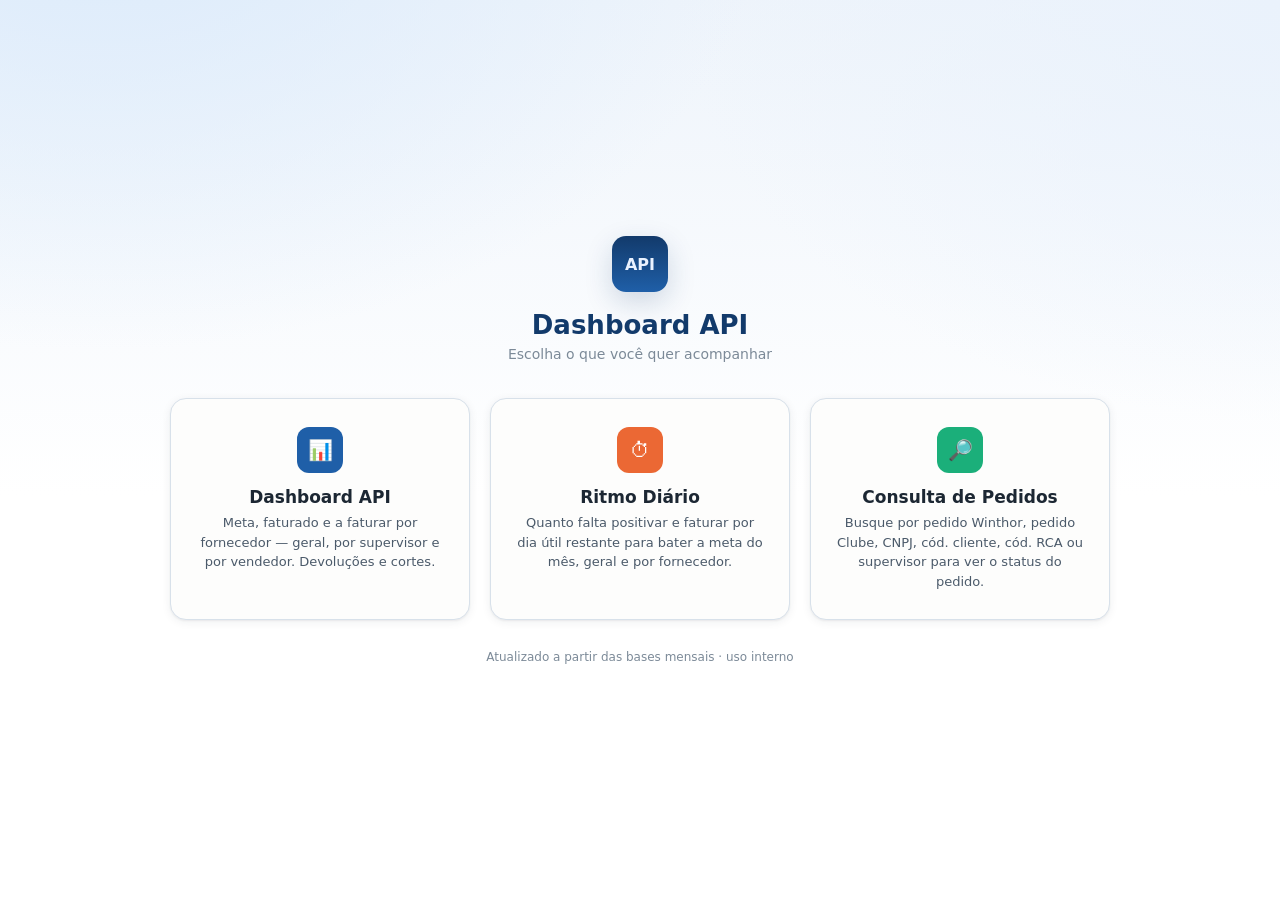
<file: index.html>
<!doctype html>
<html lang="pt-BR">
<head>
<meta charset="UTF-8">
<meta name="viewport" content="width=device-width, initial-scale=1.0">
<title>Dashboard API</title>
<style>
  :root {
    --page-bg-1: #eef4fb; --page-bg-2: #ffffff;
    --paper: #fdfdfc; --ink: #1c2733; --ink-soft: #4b5a6a; --ink-muted: #7c8a98;
    --line: #d8e1ea; --blue: #1f5fa8; --blue-deep: #123a6b;
    --shadow: 0 2px 10px rgba(28,39,51,.07), 0 1px 2px rgba(28,39,51,.06);
    --shadow-lift: 0 10px 28px rgba(18,58,107,.18);
  }
  * { box-sizing: border-box; }
  body {
    margin: 0; min-height: 100vh; font-family: system-ui, -apple-system, "Segoe UI", sans-serif;
    color: var(--ink); display: flex; align-items: center; justify-content: center; padding: 24px;
    background:
      radial-gradient(1200px 800px at 8% -10%, #dcebfb 0%, transparent 55%),
      radial-gradient(1000px 700px at 100% 0%, #eaf2fc 0%, transparent 60%),
      linear-gradient(180deg, var(--page-bg-1) 0%, var(--page-bg-2) 55%);
  }
  .wrap { max-width: 940px; width: 100%; text-align: center; }
  .brand-mark {
    width: 56px; height: 56px; border-radius: 14px; margin: 0 auto 18px;
    background: linear-gradient(180deg, var(--blue-deep), var(--blue)); color: #eaf2ff;
    display: flex; align-items: center; justify-content: center; font-weight: 800; font-size: 16px;
    box-shadow: var(--shadow-lift);
  }
  h1 { font-size: 26px; color: var(--blue-deep); margin: 0 0 6px; }
  .sub { color: var(--ink-muted); font-size: 14px; margin-bottom: 36px; }
  .cards { display: grid; grid-template-columns: 1fr 1fr 1fr; gap: 20px; }
  @media (max-width: 860px) { .cards { grid-template-columns: 1fr 1fr; } }
  @media (max-width: 620px) { .cards { grid-template-columns: 1fr; } }
  .card {
    background: var(--paper); border: 1px solid var(--line); border-radius: 16px;
    padding: 28px 24px; text-decoration: none; color: var(--ink); box-shadow: var(--shadow);
    transition: transform .14s ease, box-shadow .14s ease; display: block;
  }
  .card:hover { transform: translateY(-3px); box-shadow: var(--shadow-lift); }
  .card .icon {
    width: 46px; height: 46px; border-radius: 12px; margin: 0 auto 14px;
    display: flex; align-items: center; justify-content: center; font-size: 20px; color: #fff;
  }
  .card.dash .icon { background: var(--blue); }
  .card.ritmo .icon { background: #eb6834; }
  .card.consulta .icon { background: #1baf7a; }
  .card h2 { font-size: 17px; margin: 0 0 6px; }
  .card p { font-size: 13px; color: var(--ink-soft); margin: 0; line-height: 1.5; }
  .foot { margin-top: 30px; font-size: 12px; color: var(--ink-muted); }
</style>
</head>
<body>
  <div class="wrap">
    <div class="brand-mark">API</div>
    <h1>Dashboard API</h1>
    <div class="sub">Escolha o que você quer acompanhar</div>
    <div class="cards">
      <a class="card dash" href="Site/index.html">
        <div class="icon">📊</div>
        <h2>Dashboard API</h2>
        <p>Meta, faturado e a faturar por fornecedor — geral, por supervisor e por vendedor. Devoluções e cortes.</p>
      </a>
      <a class="card ritmo" href="Ritmo/index.html">
        <div class="icon">⏱</div>
        <h2>Ritmo Diário</h2>
        <p>Quanto falta positivar e faturar por dia útil restante para bater a meta do mês, geral e por fornecedor.</p>
      </a>
      <a class="card consulta" href="Consulta/index.html">
        <div class="icon">🔎</div>
        <h2>Consulta de Pedidos</h2>
        <p>Busque por pedido Winthor, pedido Clube, CNPJ, cód. cliente, cód. RCA ou supervisor para ver o status do pedido.</p>
      </a>
    </div>
    <div class="foot">Atualizado a partir das bases mensais · uso interno</div>
  </div>
</body>
</html>
</file>
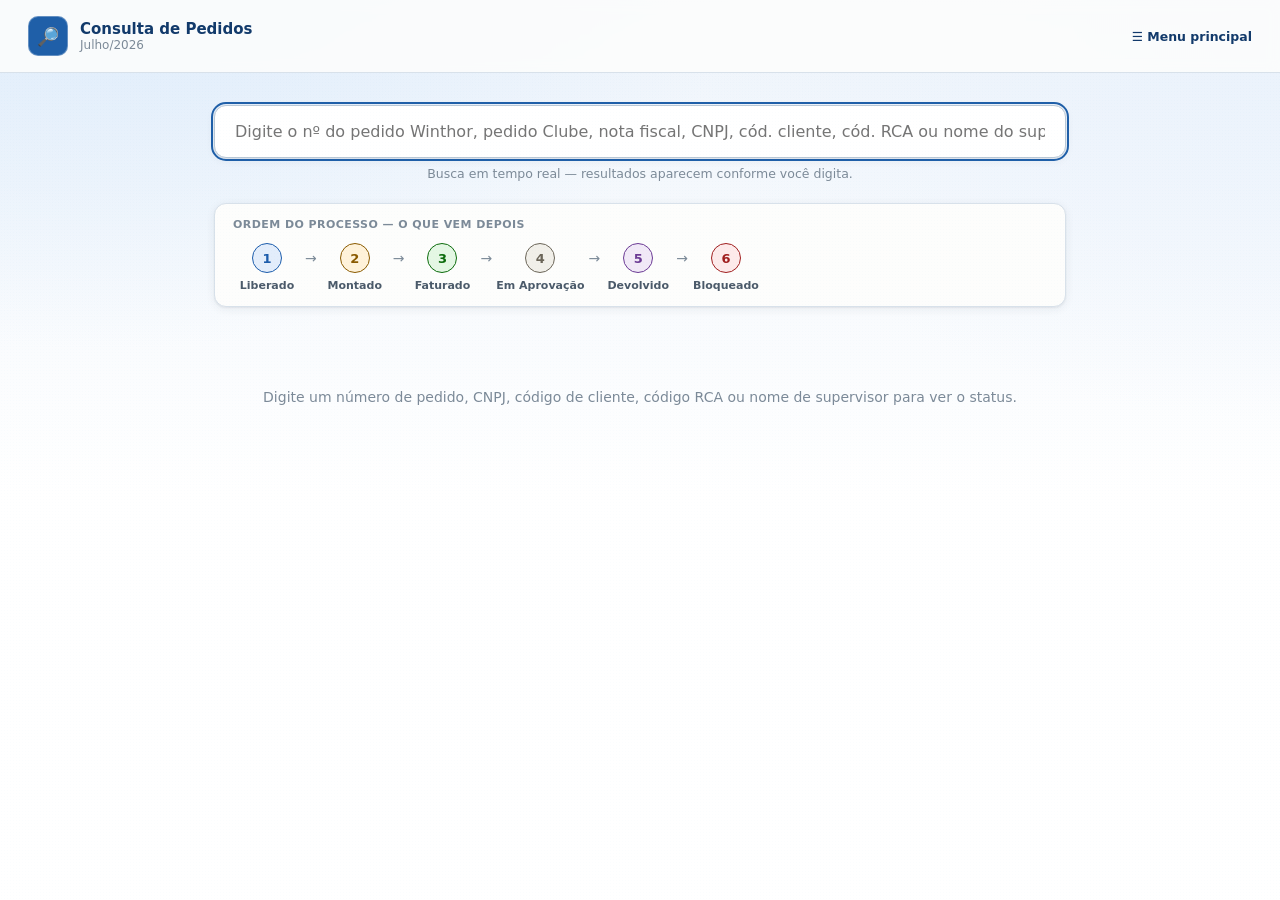
<file: Consulta/index.html>
<!doctype html>
<html lang="pt-BR">
<head>
<meta charset="UTF-8">
<meta name="viewport" content="width=device-width, initial-scale=1.0">
<title>Consulta de Pedidos — Dashboard API</title>
<link rel="stylesheet" href="../Site/style.css?v=20260724174512">
<link rel="stylesheet" href="style.css?v=20260724174512">
</head>
<body>
<div class="consulta-page">
  <header class="consulta-header">
    <div class="consulta-brand">
      <div class="brand-mark">🔎</div>
      <div>
        <strong>Consulta de Pedidos</strong>
        <span id="periodoLabel">carregando...</span>
      </div>
    </div>
    <a href="../index.html" class="btn-back-link">☰ Menu principal</a>
  </header>

  <main class="consulta-main">
    <div class="search-hero">
      <input type="text" id="buscaPedido" autofocus
        placeholder="Digite o nº do pedido Winthor, pedido Clube, nota fiscal, CNPJ, cód. cliente, cód. RCA ou nome do supervisor...">
      <div class="search-hint">Busca em tempo real — resultados aparecem conforme você digita.</div>
    </div>
    <div id="legendaProcesso"></div>
    <div id="resultados"></div>
  </main>
</div>
<script src="../Site/data.js?v=20260724174512"></script>
<script src="script.js?v=20260724174512"></script>
</body>
</html>
</file>
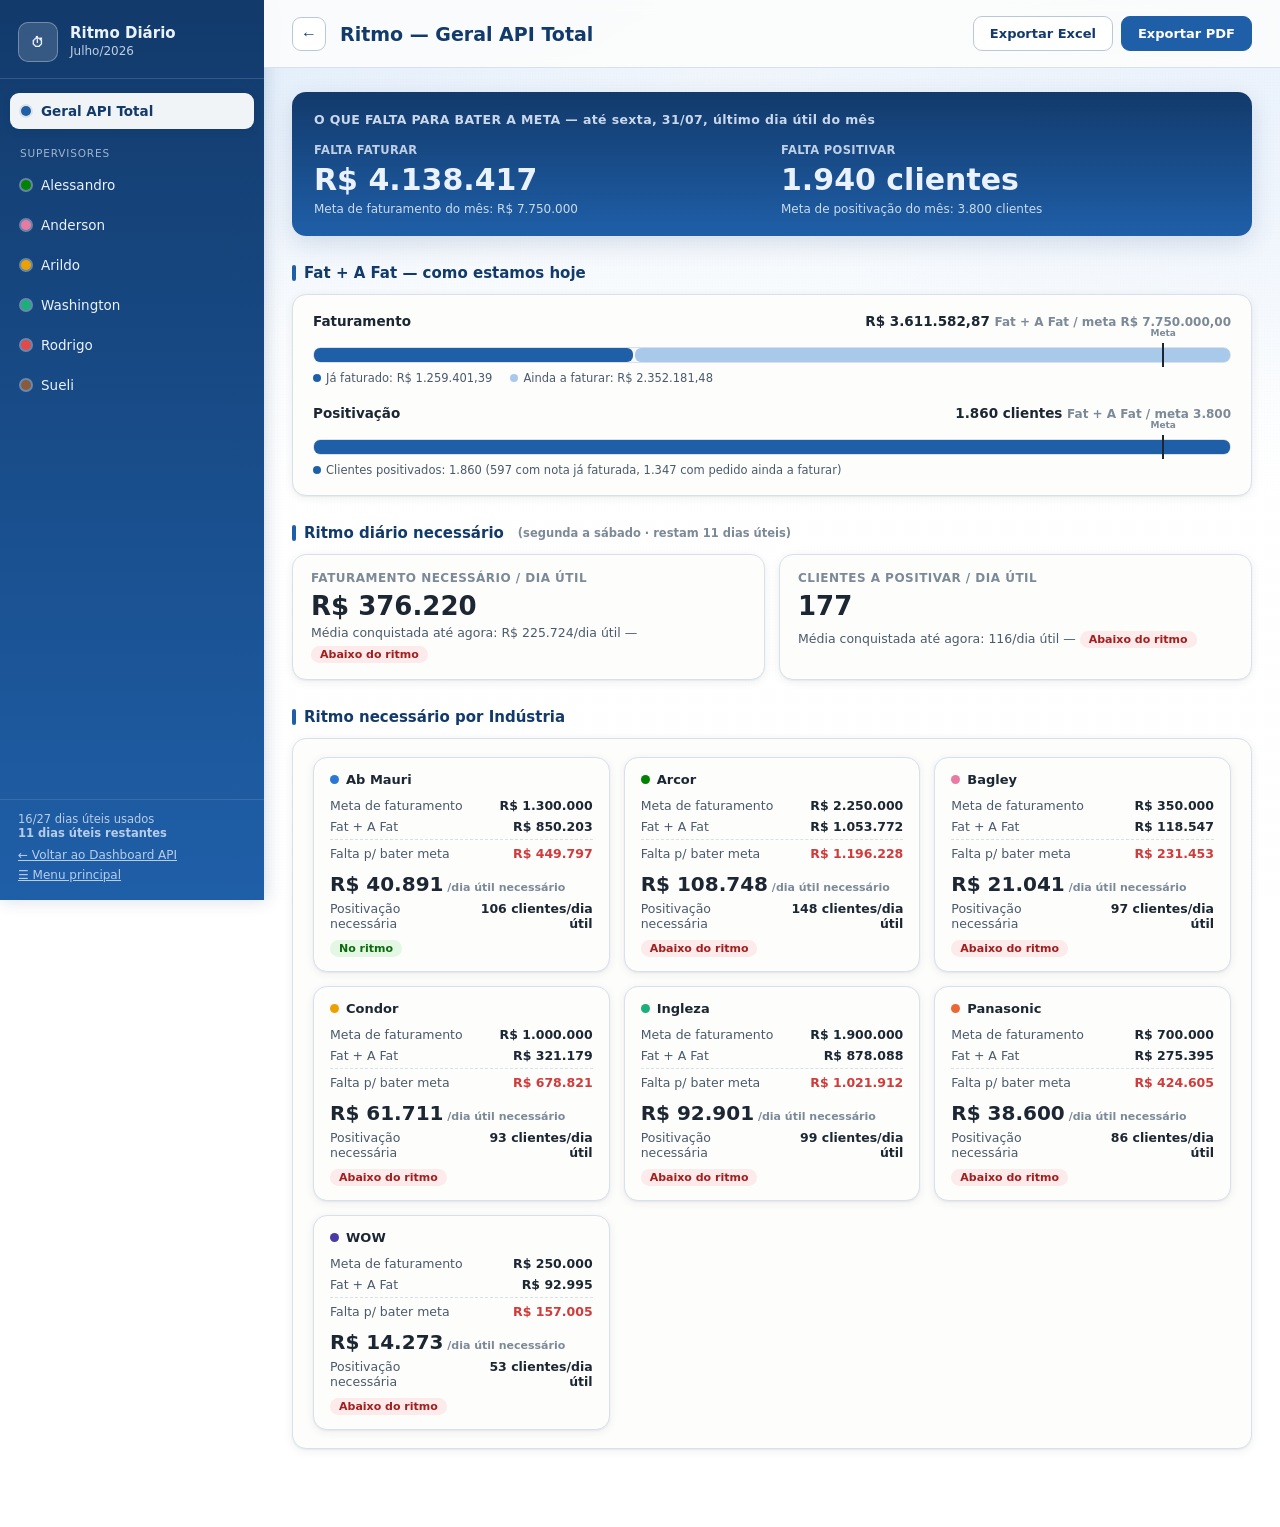
<file: Ritmo/index.html>
<!doctype html>
<html lang="pt-BR">
<head>
<meta charset="UTF-8">
<meta name="viewport" content="width=device-width, initial-scale=1.0">
<title>Ritmo Diário — Dashboard API</title>
<link rel="stylesheet" href="../Site/style.css?v=20260724174512">
<link rel="stylesheet" href="style.css?v=20260724174512">
</head>
<body>
<div class="app">
  <aside class="sidebar" id="sidebar">
    <div class="brand">
      <div class="brand-mark">⏱</div>
      <div class="brand-text">
        <strong>Ritmo Diário</strong>
        <span id="periodoLabel">carregando...</span>
      </div>
    </div>
    <nav class="nav" id="nav"></nav>
    <div class="sidebar-foot">
      <div id="diasInfo">—</div>
      <div style="margin-top:8px"><a href="../Site/index.html" style="color:#eaf2ff;font-size:12px">← Voltar ao Dashboard API</a></div>
      <div style="margin-top:6px"><a href="../index.html" style="color:#eaf2ff;font-size:12px">☰ Menu principal</a></div>
    </div>
  </aside>

  <main class="content">
    <header class="topbar">
      <button class="menu-toggle" id="menuToggle" aria-label="Menu">☰</button>
      <button class="btn-back" id="btnBack" title="Voltar" aria-label="Voltar">←</button>
      <div class="topbar-title" id="pageTitle">Ritmo — Geral API Total</div>
      <div class="topbar-actions">
        <button class="btn btn-ghost" id="btnExportExcel">Exportar Excel</button>
        <button class="btn btn-primary" id="btnExportPdf">Exportar PDF</button>
      </div>
    </header>
    <div class="view" id="view">
      <p class="loading">Carregando dados...</p>
    </div>
  </main>
</div>
<script src="../Site/data.js?v=20260724174512"></script>
<script src="script.js?v=20260724174512"></script>
</body>
</html>
</file>
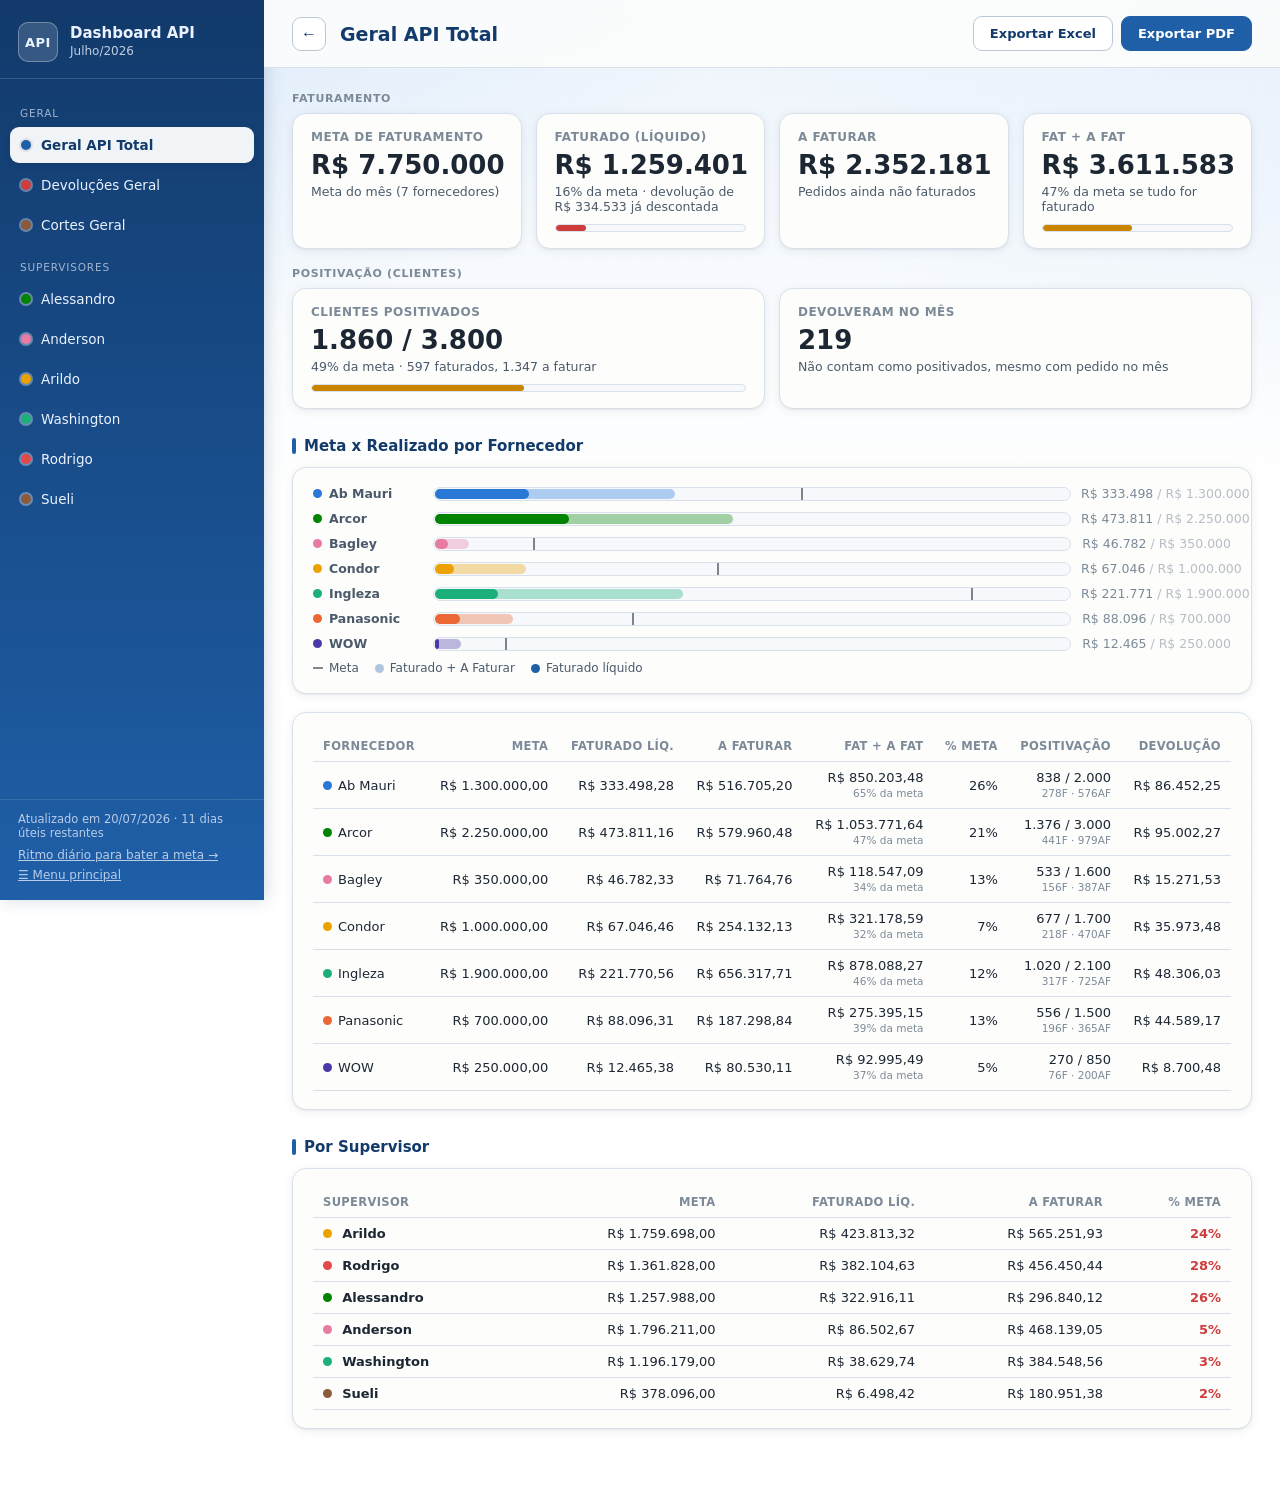
<file: Site/index.html>
<!doctype html>
<html lang="pt-BR">
<head>
<meta charset="UTF-8">
<meta name="viewport" content="width=device-width, initial-scale=1.0">
<title>Dashboard API — Acompanhamento Comercial</title>
<link rel="stylesheet" href="style.css?v=20260724174512">
</head>
<body>
<div class="app">
  <aside class="sidebar" id="sidebar">
    <div class="brand">
      <div class="brand-mark">API</div>
      <div class="brand-text">
        <strong>Dashboard API</strong>
        <span id="periodoLabel">carregando...</span>
      </div>
    </div>
    <nav class="nav" id="nav"></nav>
    <div class="sidebar-foot">
      <div id="ultimaAtualizacao">—</div>
      <div style="margin-top:8px"><a href="../Ritmo/index.html" style="color:#eaf2ff;font-size:12px">Ritmo diário para bater a meta →</a></div>
      <div style="margin-top:6px"><a href="../index.html" style="color:#eaf2ff;font-size:12px">☰ Menu principal</a></div>
    </div>
  </aside>

  <main class="content">
    <header class="topbar">
      <button class="menu-toggle" id="menuToggle" aria-label="Menu">☰</button>
      <button class="btn-back" id="btnBack" title="Voltar" aria-label="Voltar">←</button>
      <div class="topbar-title" id="pageTitle">Geral API Total</div>
      <div class="topbar-actions">
        <button class="btn btn-ghost" id="btnExportExcel">Exportar Excel</button>
        <button class="btn btn-primary" id="btnExportPdf">Exportar PDF</button>
      </div>
    </header>
    <div class="view" id="view">
      <p class="loading">Carregando dados...</p>
    </div>
  </main>
</div>
<script src="data.js?v=20260724174512"></script>
<script src="script.js?v=20260724174512"></script>
</body>
</html>
</file>
<file: Site/style.css>
/* Dashboard API — tema "papel" azul/branco degradê, rústico e didático */

:root {
  color-scheme: light;
  --page-bg-1: #eef4fb;
  --page-bg-2: #ffffff;
  --paper: #fdfdfc;
  --paper-alt: #f6f8fb;
  --ink: #1c2733;
  --ink-soft: #4b5a6a;
  --ink-muted: #7c8a98;
  --line: #d8e1ea;
  --line-strong: #b9c8d6;
  --blue: #1f5fa8;
  --blue-deep: #123a6b;
  --shadow: 0 2px 10px rgba(28, 39, 51, 0.07), 0 1px 2px rgba(28, 39, 51, 0.06);
  --shadow-lift: 0 8px 24px rgba(18, 58, 107, 0.14);
  --good: #0ca30c;
  --warn: #c98500;
  --critical: #d03b3b;
  --radius: 14px;
}

* { box-sizing: border-box; }
html, body { height: 100%; }
body {
  margin: 0;
  font-family: system-ui, -apple-system, "Segoe UI", sans-serif;
  color: var(--ink);
  background:
    radial-gradient(1200px 800px at 8% -10%, #dcebfb 0%, transparent 55%),
    radial-gradient(1000px 700px at 100% 0%, #eaf2fc 0%, transparent 60%),
    linear-gradient(180deg, var(--page-bg-1) 0%, var(--page-bg-2) 55%);
  background-attachment: fixed;
  min-height: 100vh;
}

/* textura sutil de papel (rústico, não digital-flat) */
body::before {
  content: "";
  position: fixed; inset: 0;
  pointer-events: none;
  opacity: 0.5;
  background-image: radial-gradient(rgba(31,95,168,0.035) 1px, transparent 1px);
  background-size: 3px 3px;
  z-index: 0;
}

.app { display: flex; min-height: 100vh; position: relative; z-index: 1; }

/* ---------- Sidebar ---------- */
.sidebar {
  width: 264px;
  flex-shrink: 0;
  background: linear-gradient(180deg, var(--blue-deep) 0%, var(--blue) 100%);
  color: #eaf2ff;
  display: flex;
  flex-direction: column;
  position: sticky;
  top: 0;
  height: 100vh;
  overflow-y: auto;
  box-shadow: 2px 0 16px rgba(18,58,107,0.18);
}
.brand { display: flex; align-items: center; gap: 12px; padding: 22px 18px 16px; border-bottom: 1px solid rgba(255,255,255,0.15); }
.brand-mark {
  width: 40px; height: 40px; border-radius: 10px;
  background: rgba(255,255,255,0.15);
  display: flex; align-items: center; justify-content: center;
  font-weight: 800; font-size: 13px; letter-spacing: 0.5px;
  border: 1px solid rgba(255,255,255,0.3);
}
.brand-text { display: flex; flex-direction: column; line-height: 1.3; }
.brand-text strong { font-size: 15px; }
.brand-text span { font-size: 12px; opacity: 0.8; text-transform: capitalize; }

.nav { padding: 14px 10px; display: flex; flex-direction: column; gap: 4px; flex: 1; }
.nav-section-label {
  font-size: 10.5px; text-transform: uppercase; letter-spacing: 0.08em;
  opacity: 0.65; padding: 14px 10px 4px;
}
.nav-item {
  display: flex; align-items: center; gap: 10px;
  padding: 9px 10px; border-radius: 9px;
  color: #eaf2ff; text-decoration: none;
  font-size: 13.5px; font-weight: 500;
  cursor: pointer; border: 1px solid transparent;
  transition: background 0.12s ease;
}
.nav-item:hover { background: rgba(255,255,255,0.10); }
.nav-item.active { background: rgba(255,255,255,0.94); color: var(--blue-deep); font-weight: 700; box-shadow: var(--shadow); }
.nav-dot { width: 10px; height: 10px; border-radius: 50%; flex-shrink: 0; box-shadow: 0 0 0 2px rgba(255,255,255,0.35); }
.nav-item.active .nav-dot { box-shadow: 0 0 0 2px rgba(0,0,0,0.08); }
.nav-item .nav-sub { margin-left: 20px; font-size: 12.5px; opacity: 0.85; font-weight: 400; }
.nav-item.active .nav-sub { opacity: 1; }

.sidebar-foot { padding: 12px 18px 18px; font-size: 11.5px; opacity: 0.75; border-top: 1px solid rgba(255,255,255,0.15); }

/* ---------- Content ---------- */
.content { flex: 1; min-width: 0; display: flex; flex-direction: column; }
.topbar {
  display: flex; align-items: center; gap: 14px;
  padding: 16px 28px; position: sticky; top: 0; z-index: 5;
  background: rgba(253,253,252,0.86); backdrop-filter: blur(6px);
  border-bottom: 1px solid var(--line);
}
.menu-toggle { display: none; background: none; border: none; font-size: 20px; cursor: pointer; color: var(--blue-deep); }
.btn-back {
  display: flex; align-items: center; justify-content: center;
  width: 34px; height: 34px; border-radius: 9px; flex-shrink: 0;
  background: #fff; border: 1px solid var(--line-strong); color: var(--blue-deep);
  font-size: 16px; cursor: pointer;
}
.btn-back:hover { background: var(--paper-alt); }
.btn-back:disabled { opacity: .35; cursor: default; }
.topbar-title { font-size: 19px; font-weight: 800; color: var(--blue-deep); flex: 1; }
.topbar-actions { display: flex; gap: 8px; }

.btn {
  font: inherit; font-size: 13px; font-weight: 600;
  padding: 9px 16px; border-radius: 9px; cursor: pointer;
  border: 1px solid var(--line-strong);
}
.btn-ghost { background: #fff; color: var(--blue-deep); }
.btn-ghost:hover { background: var(--paper-alt); }
.btn-primary { background: var(--blue); color: #fff; border-color: var(--blue); }
.btn-primary:hover { background: var(--blue-deep); }

.view { padding: 24px 28px 60px; }
.loading { color: var(--ink-muted); }

/* ---------- Cards / KPIs ---------- */
.section-title {
  font-size: 15px; font-weight: 800; color: var(--blue-deep);
  margin: 28px 0 12px; display: flex; align-items: center; gap: 8px;
}
.section-title .bar { width: 4px; height: 16px; background: var(--blue); border-radius: 2px; }
.section-title:first-child { margin-top: 0; }

.kpi-group-label {
  font-size: 11px; font-weight: 700; color: var(--ink-muted); text-transform: uppercase;
  letter-spacing: 0.06em; margin: 18px 0 8px;
}
.kpi-group-label:first-child { margin-top: 0; }
.kpi-grid { display: grid; grid-template-columns: repeat(auto-fit, minmax(200px, 1fr)); gap: 14px; margin-bottom: 4px; }
.kpi {
  background: var(--paper); border: 1px solid var(--line); border-radius: var(--radius);
  padding: 16px 18px; box-shadow: var(--shadow);
}
.kpi-label { font-size: 12px; color: var(--ink-muted); font-weight: 600; text-transform: uppercase; letter-spacing: 0.04em; }
.kpi-value { font-size: 26px; font-weight: 800; color: var(--ink); margin-top: 6px; font-variant-numeric: tabular-nums; }
.kpi-sub { font-size: 12.5px; color: var(--ink-soft); margin-top: 4px; }
.kpi-bar-track { margin-top: 10px; height: 8px; border-radius: 5px; background: var(--paper-alt); overflow: hidden; border: 1px solid var(--line); }
.kpi-bar-fill { height: 100%; border-radius: 5px; background: var(--blue); }
.kpi.good .kpi-value { color: var(--good); }
.kpi.warn .kpi-value { color: var(--warn); }

/* ---------- Card wrapper ---------- */
.card {
  background: var(--paper); border: 1px solid var(--line); border-radius: var(--radius);
  padding: 18px 20px; box-shadow: var(--shadow); margin-bottom: 18px;
}
.card-head { display: flex; align-items: baseline; justify-content: space-between; margin-bottom: 12px; flex-wrap: wrap; gap: 8px; }
.card-head h3 { margin: 0; font-size: 14.5px; color: var(--ink); }
.card-head .hint { font-size: 12px; color: var(--ink-muted); }

/* ---------- Tables ---------- */
table { width: 100%; border-collapse: collapse; font-size: 13px; }
th, td { text-align: left; padding: 8px 10px; border-bottom: 1px solid var(--line); }
th { color: var(--ink-muted); font-weight: 700; font-size: 11.5px; text-transform: uppercase; letter-spacing: 0.03em; }
tbody tr:hover { background: var(--paper-alt); }
td.num, th.num { text-align: right; font-variant-numeric: tabular-nums; }
.table-scroll { overflow-x: auto; }
.status-pill { display: inline-block; padding: 2px 9px; border-radius: 999px; font-size: 11px; font-weight: 700; }
.status-faturado { background: #e4f7e4; color: #0c6b0c; }
.status-afaturar { background: #fff2da; color: #8a5a00; }
.hint { font-size: 12.5px; color: var(--ink-muted); margin: -6px 0 10px; }

/* ---------- Busca (filtro de tabelas) ---------- */
.search-box { margin-bottom: 12px; }
.search-input {
  width: 100%; max-width: 480px; font: inherit; font-size: 13px;
  padding: 9px 14px; border-radius: 9px; border: 1px solid var(--line-strong);
  background: #fff; color: var(--ink);
}
.search-input:focus { outline: 2px solid var(--blue); outline-offset: 1px; }

/* ---------- Tabela agrupada com accordion (Devolucoes/Cortes) ---------- */
.grupo-row { cursor: pointer; }
.grupo-row:hover { background: var(--paper-alt); }
.grupo-toggle { width: 18px; color: var(--blue); font-size: 11px; transition: transform .12s ease; }
.grupo-row.open .grupo-toggle { transform: rotate(90deg); }
.grupo-detail td { padding: 10px 10px 16px 34px; border-bottom: 1px solid var(--line); background: var(--paper-alt); }
.produtos-subtable { width: 100%; border-collapse: collapse; font-size: 12.5px; background: var(--paper); border-radius: 8px; overflow: hidden; border: 1px solid var(--line); }
.produtos-subtable th { background: var(--paper-alt); font-size: 10.5px; }
.produtos-subtable td, .produtos-subtable th { padding: 6px 10px; }
.produtos-subtable tbody tr:last-child td { border-bottom: none; }

/* ---------- Bars por fornecedor (mark spec: fino, cantos arredondados, gap) ---------- */
.forn-bars { display: flex; flex-direction: column; gap: 10px; }
.forn-bar-row { display: grid; grid-template-columns: 110px 1fr 150px; align-items: center; gap: 10px; font-size: 12.5px; }
.forn-bar-name { display: flex; align-items: center; gap: 7px; font-weight: 600; color: var(--ink-soft); }
.forn-bar-dot { width: 9px; height: 9px; border-radius: 50%; flex-shrink: 0; }
.forn-bar-track { position: relative; height: 14px; background: var(--paper-alt); border-radius: 7px; border: 1px solid var(--line); overflow: hidden; }
.forn-bar-fill { position: absolute; top: 1px; bottom: 1px; left: 1px; border-radius: 6px; }
.forn-bar-meta-mark { position: absolute; top: -2px; bottom: -2px; width: 2px; background: var(--ink); opacity: 0.55; }
.forn-bar-values { text-align: right; color: var(--ink-muted); font-variant-numeric: tabular-nums; white-space: nowrap; }
.legend-row { display: flex; gap: 16px; flex-wrap: wrap; font-size: 12px; color: var(--ink-soft); margin-top: 10px; }
.legend-item { display: flex; align-items: center; gap: 6px; }
.legend-dot { width: 9px; height: 9px; border-radius: 50%; }
.legend-mark { display: inline-block; width: 10px; height: 2px; background: var(--ink); opacity: 0.55; }

/* ---------- Tabs (vendedor: Geral / Faturado / A Faturar) ---------- */
.tabs { display: flex; gap: 6px; margin-bottom: 14px; flex-wrap: wrap; }
.tab-btn {
  font: inherit; font-size: 13px; font-weight: 700; padding: 8px 16px;
  border-radius: 999px; border: 1px solid var(--line-strong); background: #fff; color: var(--ink-soft);
  cursor: pointer;
}
.tab-btn.active { background: var(--blue); color: #fff; border-color: var(--blue); }

/* ---------- Grid layouts ---------- */
.grid-2 { display: grid; grid-template-columns: 1.3fr 1fr; gap: 18px; align-items: start; }
@media (max-width: 980px) { .grid-2 { grid-template-columns: 1fr; } }

.vendedor-list { display: grid; grid-template-columns: repeat(auto-fill, minmax(230px,1fr)); gap: 10px; }
.vendedor-card {
  background: var(--paper); border: 1px solid var(--line); border-radius: 11px; padding: 12px 14px;
  cursor: pointer; transition: box-shadow .12s ease, transform .12s ease;
}
.vendedor-card:hover { box-shadow: var(--shadow-lift); transform: translateY(-1px); }
.vendedor-card .vname { font-weight: 700; font-size: 13px; margin-bottom: 6px; }
.vendedor-card .vmeta { font-size: 11.5px; color: var(--ink-muted); display: flex; justify-content: space-between; }
.vendedor-card .vbar { height: 6px; border-radius: 4px; background: var(--paper-alt); border: 1px solid var(--line); overflow: hidden; margin-top: 8px; }
.vendedor-card .vbar > div { height: 100%; background: var(--blue); }

.breadcrumb { font-size: 12.5px; color: var(--ink-muted); margin-bottom: 4px; }
.breadcrumb a { color: var(--blue); text-decoration: none; cursor: pointer; }
.breadcrumb a:hover { text-decoration: underline; }

.empty-state { color: var(--ink-muted); font-size: 13px; padding: 20px 0; text-align: center; }

/* ---------- SVG chart tooltip ---------- */
.chart-tooltip {
  position: fixed; pointer-events: none; z-index: 50;
  background: var(--blue-deep); color: #fff; font-size: 12px; padding: 6px 10px;
  border-radius: 8px; box-shadow: var(--shadow-lift); opacity: 0; transition: opacity .08s ease;
  white-space: nowrap;
}
.chart-tooltip.show { opacity: 1; }

/* ---------- Print / PDF export ---------- */
@media print {
  body { background: #fff !important; }
  body::before { display: none; }
  .sidebar, .topbar-actions, .menu-toggle, .btn-back { display: none !important; }
  .app { display: block; }
  .content { display: block; }
  .view { padding: 0; }
  .card, .kpi { box-shadow: none; border: 1px solid #ccc; break-inside: avoid; }
  .topbar { position: static; border: none; background: none; padding: 0 0 14px; }
}

/* ---------- Responsive ---------- */
@media (max-width: 860px) {
  .sidebar { position: fixed; left: -280px; top: 0; z-index: 40; transition: left .18s ease; }
  .sidebar.open { left: 0; }
  .menu-toggle { display: block; }
  .view { padding: 18px 16px 50px; }
  .topbar { padding: 12px 16px; }
}
</file>
<file: Consulta/style.css>
/* Consulta de Pedidos — pagina unica, focada em busca rapida (publico: vendedores) */

.consulta-page { min-height: 100vh; display: flex; flex-direction: column; }

.consulta-header {
  display: flex; align-items: center; justify-content: space-between;
  padding: 16px 28px; background: rgba(253,253,252,0.86); backdrop-filter: blur(6px);
  border-bottom: 1px solid var(--line);
}
.consulta-brand { display: flex; align-items: center; gap: 12px; }
.consulta-brand .brand-mark {
  width: 40px; height: 40px; border-radius: 10px; background: var(--blue);
  display: flex; align-items: center; justify-content: center; font-size: 18px;
}
.consulta-brand strong { display: block; color: var(--blue-deep); font-size: 15px; }
.consulta-brand span { display: block; font-size: 12px; color: var(--ink-muted); text-transform: capitalize; }
.btn-back-link { font-size: 12.5px; color: var(--blue-deep); text-decoration: none; font-weight: 600; }
.btn-back-link:hover { text-decoration: underline; }

.consulta-main { flex: 1; max-width: 900px; width: 100%; margin: 0 auto; padding: 32px 24px 60px; }

.search-hero { margin-bottom: 22px; }
#buscaPedido {
  width: 100%; font: inherit; font-size: 16px; padding: 16px 20px;
  border-radius: 12px; border: 1px solid var(--line-strong); background: #fff;
  box-shadow: var(--shadow);
}
#buscaPedido:focus { outline: 2px solid var(--blue); outline-offset: 1px; }
.search-hint { font-size: 12.5px; color: var(--ink-muted); margin-top: 8px; text-align: center; }

/* ---------- Barra de resumo dos resultados ---------- */
.resultados-toolbar {
  display: flex; align-items: center; justify-content: space-between; flex-wrap: wrap;
  gap: 10px; margin-bottom: 16px; padding: 12px 16px;
  background: var(--paper); border: 1px solid var(--line); border-radius: 10px;
}
.resultados-count { font-size: 13px; font-weight: 700; color: var(--ink); white-space: nowrap; }
.resultados-resumo { display: flex; gap: 8px; flex-wrap: wrap; }
.resumo-chip {
  font-size: 11px; font-weight: 700; padding: 4px 10px; border-radius: 999px;
  text-transform: uppercase; letter-spacing: 0.02em; white-space: nowrap;
}

.pedido-list { display: flex; flex-direction: column; gap: 12px; }

/* ---------- Card do pedido ---------- */
.pedido-card {
  background: var(--paper); border: 1px solid var(--line); border-radius: var(--radius);
  box-shadow: var(--shadow); overflow: hidden;
}
.pedido-card-head {
  display: grid; grid-template-columns: auto 1fr auto auto;
  align-items: center; gap: 16px; padding: 16px 20px; cursor: pointer;
}
.pedido-card-head:hover { background: var(--paper-alt); }

.status-badge {
  flex-shrink: 0; font-size: 11.5px; font-weight: 800; padding: 7px 15px; border-radius: 999px;
  text-transform: uppercase; letter-spacing: 0.03em; white-space: nowrap; text-align: center;
}
.status-PENDENTE { background: #f1efe9; color: #6b6558; }
.status-LIBERADO { background: #e3edfb; color: #1c5cab; }
.status-MONTADO { background: #fff2da; color: #8a5a00; }
.status-FATURADO { background: #e4f7e4; color: #0c6b0c; }
.status-BLOQUEADO { background: #fdeaea; color: #a01f1f; }
.status-DEVOLVIDO { background: #f1e9f7; color: #6b3a94; }
.status-MISTO { background: #eef1f5; color: #46505c; }

.pedido-card-titulo { min-width: 0; }
.razao-social { font-weight: 700; font-size: 14.5px; color: var(--ink); overflow: hidden; text-overflow: ellipsis; white-space: nowrap; }
.vendedor-linha { font-size: 12px; color: var(--ink-muted); margin-top: 2px; }
.pedido-card-valor { font-weight: 800; font-size: 15px; color: var(--ink); white-space: nowrap; }
.pedido-card-toggle { color: var(--blue); font-size: 12px; transition: transform .12s ease; flex-shrink: 0; }
.pedido-card.open .pedido-card-toggle { transform: rotate(90deg); }

/* Grade de campos (Data / Pedido Winthor / Pedido Clube / RCA / Cliente / CNPJ) */
.campo-grid {
  display: grid; grid-template-columns: repeat(auto-fit, minmax(120px, 1fr));
  gap: 4px 20px; padding: 0 20px 16px 20px;
}
.campo { display: flex; flex-direction: column; gap: 2px; }
.campo-label { font-size: 10px; font-weight: 700; text-transform: uppercase; letter-spacing: 0.04em; color: var(--ink-muted); }
.campo-valor { font-size: 13px; font-weight: 600; color: var(--ink-soft); font-variant-numeric: tabular-nums; }

.pedido-card-body { display: none; border-top: 1px solid var(--line); padding: 14px 20px 18px; background: var(--paper-alt); }
.pedido-card.open .pedido-card-body { display: block; }
.pedido-card-body table { width: 100%; border-collapse: collapse; font-size: 12.5px; background: #fff; border-radius: 8px; overflow: hidden; border: 1px solid var(--line); }
.pedido-card-body th, .pedido-card-body td { padding: 7px 10px; text-align: left; border-bottom: 1px solid var(--line); }
.pedido-card-body th { font-size: 10.5px; text-transform: uppercase; color: var(--ink-muted); background: var(--paper-alt); }
.pedido-card-body tbody tr:last-child td { border-bottom: none; }
.pedido-card-body td.num, .pedido-card-body th.num { text-align: right; font-variant-numeric: tabular-nums; }

/* ---------- Corte anexado a um pedido ---------- */
.badge-corte {
  flex-shrink: 0; font-size: 11.5px; font-weight: 800; padding: 7px 15px; border-radius: 999px;
  text-transform: uppercase; letter-spacing: 0.03em; white-space: nowrap; text-align: center;
  background: #fbe8d9; color: #8a5a3b;
}
.corte-subtitulo { font-size: 11px; font-weight: 700; text-transform: uppercase; letter-spacing: 0.03em; color: #8a5a3b; margin: 14px 0 8px; }
table.corte-subtable { border: 1px solid #ecd9c6 !important; }
table.corte-subtable th { background: #fbf3ea !important; }

/* ---------- Devolução por cliente (sem pedido vinculado) ---------- */
.secao-titulo-consulta {
  font-size: 13px; font-weight: 800; color: var(--ink); margin: 26px 0 12px; display: flex; align-items: baseline; gap: 10px; flex-wrap: wrap;
}
.hint-inline { font-size: 11.5px; font-weight: 500; color: var(--ink-muted); text-transform: none; }
.devolucao-card { border-left: 3px solid #6b3a94; }

/* ---------- Régua/legenda da ordem do processo ---------- */
.legenda-processo {
  background: var(--paper); border: 1px solid var(--line); border-radius: 12px;
  padding: 14px 18px; margin-bottom: 22px; box-shadow: var(--shadow);
}
.legenda-titulo { font-size: 11px; font-weight: 700; text-transform: uppercase; letter-spacing: 0.04em; color: var(--ink-muted); margin-bottom: 12px; }
.legenda-trilha { display: flex; align-items: center; flex-wrap: wrap; gap: 6px 4px; }
.legenda-passo { display: flex; flex-direction: column; align-items: center; gap: 6px; min-width: 68px; }
.legenda-numero {
  width: 30px; height: 30px; border-radius: 50%; display: flex; align-items: center;
  justify-content: center; font-weight: 800; font-size: 13px; border: 1.5px solid currentColor;
}
.legenda-label { font-size: 11px; font-weight: 700; color: var(--ink-soft); text-align: center; white-space: nowrap; }
.legenda-seta { color: var(--ink-muted); font-size: 14px; padding-bottom: 20px; flex-shrink: 0; }
@media (max-width: 700px) {
  .legenda-trilha { justify-content: center; }
  .legenda-seta { display: none; }
}

.empty-hint { text-align: center; color: var(--ink-muted); padding: 60px 20px; font-size: 14px; }

@media (max-width: 700px) {
  .pedido-card-head { grid-template-columns: auto 1fr; grid-template-rows: auto auto; }
  .pedido-card-valor { grid-column: 2; text-align: left; }
  .pedido-card-toggle { display: none; }
}
</file>
<file: Ritmo/style.css>
/* Ajustes específicos do Ritmo Diário (herda o tema base de Site/style.css) */

/* ---------- 1) Hero "o que falta" — sempre o primeiro bloco da página ---------- */
.hero-falta {
  background: linear-gradient(180deg, var(--blue-deep) 0%, var(--blue) 100%);
  border-radius: var(--radius); padding: 20px 22px; margin-bottom: 20px;
  color: #eaf2ff; box-shadow: var(--shadow-lift);
}
.hero-falta-titulo {
  font-size: 12.5px; font-weight: 700; text-transform: uppercase; letter-spacing: 0.03em;
  opacity: 0.85; margin-bottom: 16px;
}
.hero-falta-prazo { text-transform: none; font-weight: 700; opacity: 1; }
.hero-falta-grid { display: grid; grid-template-columns: repeat(auto-fit, minmax(220px, 1fr)); gap: 18px; }
.hero-falta-label { font-size: 11.5px; font-weight: 700; text-transform: uppercase; letter-spacing: 0.03em; opacity: 0.8; }
.hero-falta-valor { font-size: 30px; font-weight: 800; margin-top: 5px; font-variant-numeric: tabular-nums; }
.hero-falta-item.ok .hero-falta-valor { color: #baf7c4; }
.hero-falta-sub { font-size: 12px; opacity: 0.85; margin-top: 5px; }

/* ---------- 2) "Projetado" — faturado + a faturar vs. meta ---------- */
.projetado-row { margin-bottom: 20px; }
.projetado-row:last-child { margin-bottom: 0; }
.projetado-row-head {
  display: flex; justify-content: space-between; align-items: baseline; flex-wrap: wrap; gap: 4px;
  font-size: 13.5px; font-weight: 700; color: var(--ink); margin-bottom: 7px;
}
.projetado-vs-meta { font-weight: 600; color: var(--ink-muted); font-size: 12px; }
.projetado-bar-track {
  position: relative; display: flex; gap: 2px; height: 16px; border-radius: 8px;
  background: var(--paper-alt); border: 1px solid var(--line); margin-top: 18px;
}
.projetado-bar-fill { height: 100%; border-radius: 6px; }
.projetado-bar-fill.faturado, .projetado-bar-fill.realizado { background: var(--blue); }
.projetado-bar-fill.afaturar { background: #a9c9ea; }
.projetado-meta-marker {
  position: absolute; top: -5px; bottom: -5px; width: 2px; background: var(--ink);
}
.projetado-meta-marker::after {
  content: "Meta"; position: absolute; top: -15px; left: 50%; transform: translateX(-50%);
  font-size: 9px; font-weight: 700; color: var(--ink-muted); white-space: nowrap;
}
.projetado-legenda { display: flex; gap: 18px; flex-wrap: wrap; margin-top: 8px; font-size: 11.5px; color: var(--ink-soft); }
.projetado-legenda .dot { display: inline-block; width: 8px; height: 8px; border-radius: 50%; margin-right: 5px; }
.projetado-legenda .dot.faturado, .projetado-legenda .dot.realizado { background: var(--blue); }
.projetado-legenda .dot.afaturar { background: #a9c9ea; }

/* ---------- 3) "Ritmo diário necessário" ---------- */
.section-sub { font-size: 11.5px; font-weight: 600; color: var(--ink-muted); text-transform: none; margin-left: 6px; }

/* ---------- Ritmo necessário por Indústria ---------- */
.pace-grid { display: grid; grid-template-columns: repeat(auto-fit, minmax(230px,1fr)); gap: 14px; }
.pace-card { background: var(--paper); border: 1px solid var(--line); border-radius: var(--radius); padding: 14px 16px; box-shadow: var(--shadow); }
.pace-card .pf-name { display:flex; align-items:center; gap:7px; font-weight:700; font-size:13px; margin-bottom:8px; }
.pace-card .pf-dot { width:9px; height:9px; border-radius:50%; }
.pace-row { display:flex; justify-content:space-between; gap: 8px; font-size:12.5px; color: var(--ink-soft); padding: 3px 0; }
.pace-row b { color: var(--ink); font-variant-numeric: tabular-nums; text-align: right; }
.pace-row.falta { border-top: 1px dashed var(--line); margin-top: 2px; padding-top: 6px; }
.pace-row.falta b { color: var(--critical); }
.pace-need { font-size: 20px; font-weight: 800; margin: 8px 0 2px; font-variant-numeric: tabular-nums; }
.pace-need-sub { font-size:11px; font-weight:600; color:var(--ink-muted); }
.pace-badge { display:inline-block; font-size:11px; font-weight:700; padding:2px 9px; border-radius:999px; margin-top:6px; }
.pace-badge.ok { background:#e4f7e4; color:#0c6b0c; }
.pace-badge.risco { background:#fdeaea; color:#a01f1f; }
.pace-badge.atencao { background:#fff2da; color:#8a5a00; }

@media (max-width: 700px) {
  .hero-falta-grid { grid-template-columns: 1fr; }
}
</file>
